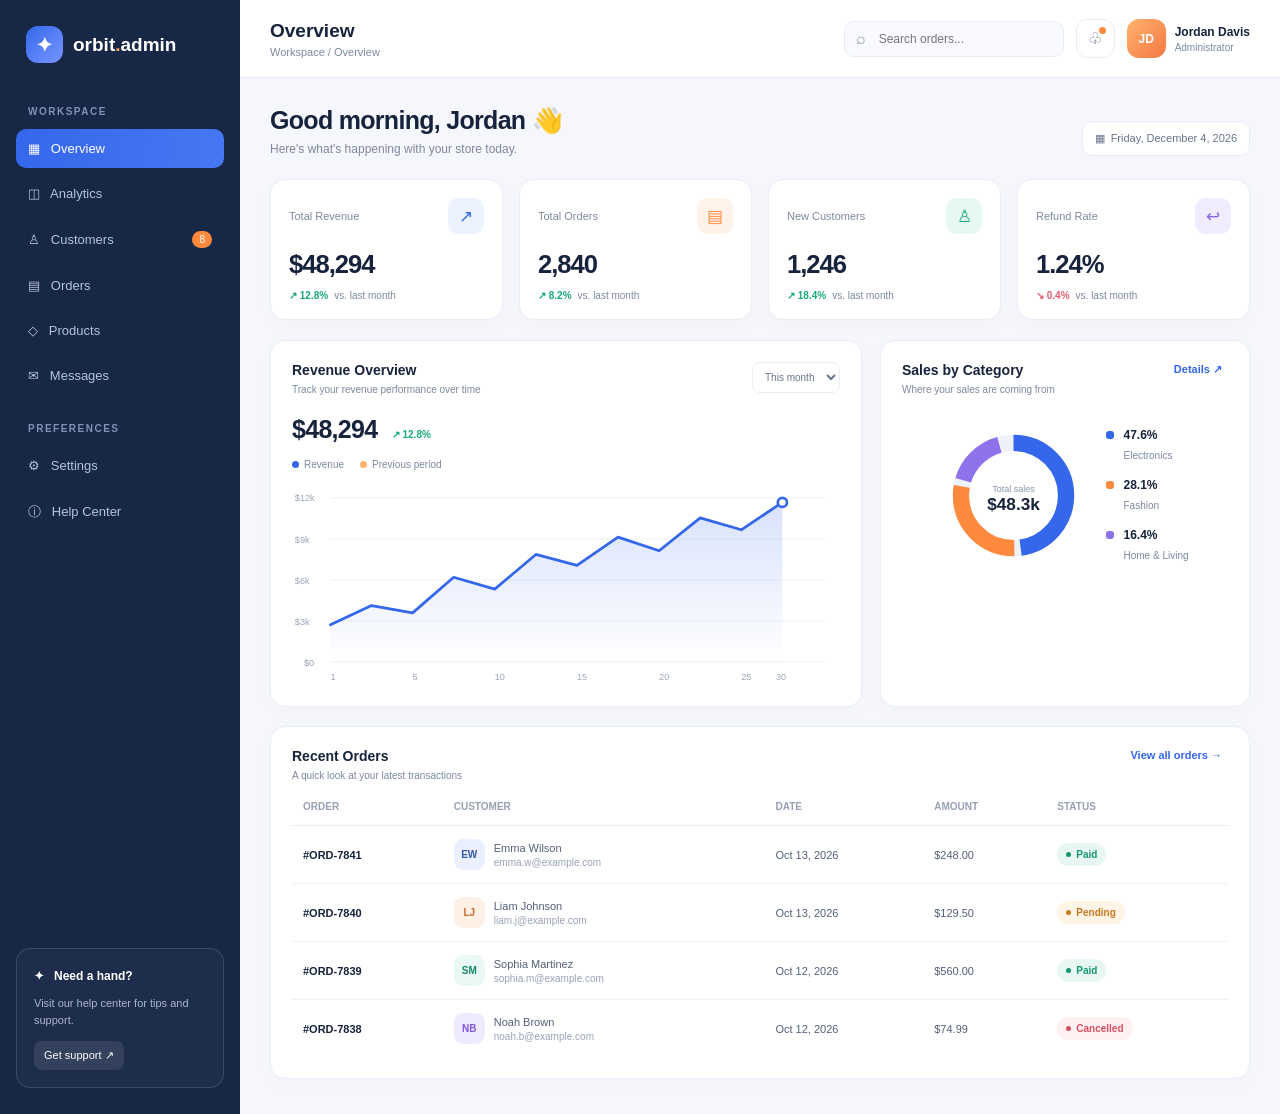
<file: admin-dashboard-cwp2/index.html>
<!doctype html>
<html lang="en">
  <head>
    <meta charset="UTF-8" />
    <meta name="viewport" content="width=device-width, initial-scale=1" />
    <title>Orbit Admin Dashboard</title>
    <style>
      :root {
        --blue: #3467eb;
        --orange: #ff8a3d;
        --ink: #17233c;
        --muted: #7d889f;
        --line: #e9edf5;
        --page: #f5f7fc;
        --green: #18a879;
        --sidebar: #172746;
      }
      * {
        box-sizing: border-box;
      }
      body {
        margin: 0;
        background: var(--page);
        color: var(--ink);
        font-family: Inter, Arial, sans-serif;
      }
      button,
      input,
      select {
        font: inherit;
      }
      button {
        cursor: pointer;
      }
      .app {
        min-height: 100vh;
        display: grid;
        grid-template-columns: 240px minmax(0, 1fr);
      }
      .sidebar {
        background: var(--sidebar);
        color: #fff;
        padding: 26px 16px;
        display: flex;
        flex-direction: column;
        min-height: 100vh;
      }
      .brand {
        display: flex;
        align-items: center;
        gap: 10px;
        padding: 0 10px 35px;
        font-size: 19px;
        font-weight: 800;
      }
      .mark {
        width: 37px;
        height: 37px;
        display: grid;
        place-items: center;
        border-radius: 12px;
        background: linear-gradient(135deg, var(--blue), #7896ff);
        font-size: 20px;
      }
      .nav-label {
        padding: 0 12px;
        color: #8292b2;
        font-size: 10px;
        font-weight: 800;
        letter-spacing: 1.5px;
        margin: 8px 0 12px;
      }
      .nav {
        display: grid;
        gap: 6px;
      }
      .nav button {
        border: 0;
        background: transparent;
        color: #b7c3db;
        padding: 12px;
        border-radius: 10px;
        text-align: left;
        display: flex;
        gap: 12px;
        align-items: center;
        font-size: 13px;
      }
      .nav button:hover {
        background: #ffffff10;
        color: #fff;
      }
      .nav button.active {
        background: linear-gradient(100deg, #3467eb, #4777f3);
        color: #fff;
      }
      .count {
        margin-left: auto;
        background: var(--orange);
        color: white;
        border-radius: 20px;
        padding: 3px 7px;
        font-size: 10px;
      }
      .help {
        margin-top: auto;
        padding: 17px;
        border: 1px solid #ffffff20;
        border-radius: 14px;
        background: #ffffff08;
      }
      .help strong {
        font-size: 12px;
      }
      .help p {
        font-size: 11px;
        color: #aab6ce;
        line-height: 1.6;
      }
      .help button {
        border: 0;
        border-radius: 8px;
        background: #ffffff18;
        color: #fff;
        padding: 8px 10px;
        font-size: 11px;
      }
      .main {
        min-width: 0;
      }
      .topbar {
        height: 78px;
        background: white;
        border-bottom: 1px solid var(--line);
        display: flex;
        align-items: center;
        justify-content: space-between;
        padding: 0 30px;
        gap: 15px;
        position: sticky;
        top: 0;
        z-index: 5;
      }
      .top-left {
        display: flex;
        align-items: center;
        gap: 12px;
      }
      .menu-toggle {
        display: none;
      }
      .page-title {
        font-size: 19px;
        font-weight: 800;
      }
      .breadcrumb {
        font-size: 11px;
        color: var(--muted);
        margin-top: 4px;
      }
      .actions {
        display: flex;
        align-items: center;
        gap: 12px;
      }
      .search {
        position: relative;
      }
      .search span {
        position: absolute;
        left: 12px;
        top: 9px;
        color: #8b96aa;
      }
      .search input {
        width: 220px;
        padding: 10px 12px 10px 34px;
        border: 1px solid var(--line);
        border-radius: 10px;
        background: #f8faff;
        outline: none;
        font-size: 12px;
      }
      .icon-btn {
        height: 39px;
        width: 39px;
        border: 1px solid var(--line);
        border-radius: 11px;
        background: white;
        color: #66738b;
        position: relative;
      }
      .dot {
        position: absolute;
        right: 8px;
        top: 7px;
        width: 7px;
        height: 7px;
        border-radius: 50%;
        background: var(--orange);
      }
      .avatar {
        height: 39px;
        width: 39px;
        border-radius: 12px;
        display: grid;
        place-items: center;
        background: linear-gradient(135deg, #ffb36e, #f47742);
        color: white;
        font-weight: 800;
        font-size: 12px;
      }
      .profile {
        display: flex;
        align-items: center;
        gap: 9px;
      }
      .profile strong {
        display: block;
        font-size: 12px;
      }
      .profile small {
        display: block;
        color: var(--muted);
        font-size: 10px;
        margin-top: 3px;
      }
      .content {
        max-width: 1550px;
        margin: auto;
        padding: 28px 30px 35px;
      }
      .welcome {
        display: flex;
        align-items: flex-end;
        justify-content: space-between;
        gap: 15px;
        margin-bottom: 23px;
      }
      .welcome h1 {
        font-size: 25px;
        letter-spacing: -0.7px;
        margin: 0 0 7px;
      }
      .welcome p {
        font-size: 12px;
        color: var(--muted);
        margin: 0;
      }
      .date {
        border: 1px solid var(--line);
        background: white;
        border-radius: 10px;
        padding: 10px 12px;
        font-size: 11px;
        color: #68748b;
        white-space: nowrap;
      }
      .stats {
        display: grid;
        grid-template-columns: repeat(4, minmax(0, 1fr));
        gap: 16px;
        margin-bottom: 20px;
      }
      .stat {
        background: white;
        border: 1px solid var(--line);
        border-radius: 15px;
        padding: 18px;
        min-width: 0;
        box-shadow: 0 5px 18px #233a6505;
      }
      .stat-top {
        display: flex;
        align-items: center;
        justify-content: space-between;
        gap: 8px;
        margin-bottom: 16px;
      }
      .label {
        color: var(--muted);
        font-size: 11px;
      }
      .stat-icon {
        width: 36px;
        height: 36px;
        border-radius: 11px;
        display: grid;
        place-items: center;
        font-size: 17px;
      }
      .blue {
        background: #edf2ff;
        color: var(--blue);
      }
      .orange {
        background: #fff2e8;
        color: var(--orange);
      }
      .green {
        background: #e7f8f1;
        color: var(--green);
      }
      .purple {
        background: #f1ebff;
        color: #8a63e8;
      }
      .value {
        font-size: clamp(21px, 2vw, 28px);
        font-weight: 800;
        letter-spacing: -1px;
        white-space: nowrap;
      }
      .foot {
        display: flex;
        gap: 6px;
        align-items: center;
        color: var(--muted);
        font-size: 10px;
        margin-top: 11px;
      }
      .trend {
        color: var(--green);
        font-weight: 800;
      }
      .down {
        color: #e35d6a;
      }
      .grid {
        display: grid;
        grid-template-columns: minmax(0, 1.6fr) minmax(260px, 1fr);
        gap: 18px;
      }
      .panel {
        background: white;
        border: 1px solid var(--line);
        border-radius: 15px;
        padding: 21px;
        min-width: 0;
        box-shadow: 0 5px 18px #233a6505;
      }
      .panel-head {
        display: flex;
        justify-content: space-between;
        align-items: flex-start;
        gap: 12px;
        margin-bottom: 20px;
      }
      .panel h2 {
        font-size: 14px;
        margin: 0 0 6px;
      }
      .sub {
        font-size: 10px;
        color: var(--muted);
      }
      select {
        border: 1px solid var(--line);
        border-radius: 8px;
        padding: 8px;
        color: #68748b;
        background: white;
        font-size: 10px;
      }
      .revenue {
        font-size: 25px;
        font-weight: 800;
        letter-spacing: -0.7px;
      }
      .revenue span {
        font-size: 10px;
        color: var(--green);
        letter-spacing: 0;
        margin-left: 8px;
      }
      .legend {
        display: flex;
        gap: 16px;
        color: var(--muted);
        font-size: 10px;
        margin: 15px 0 5px;
      }
      .legend i {
        display: inline-block;
        width: 7px;
        height: 7px;
        border-radius: 50%;
        margin-right: 5px;
      }
      .chart {
        height: 210px;
      }
      .chart svg {
        width: 100%;
        height: 100%;
        overflow: visible;
      }
      .gridline {
        stroke: #edf0f6;
        stroke-width: 1;
      }
      .chart-label {
        fill: #9aa4b7;
        font-size: 10px;
      }
      .line {
        fill: none;
        stroke: var(--blue);
        stroke-width: 3;
        stroke-linecap: round;
        stroke-linejoin: round;
      }
      .area {
        fill: url(#fill);
      }
      .point {
        fill: white;
        stroke: var(--blue);
        stroke-width: 3;
      }
      .donut-wrap {
        display: flex;
        align-items: center;
        justify-content: center;
        gap: 20px;
        padding: 8px 0 12px;
      }
      .donut {
        width: 145px;
        height: 145px;
        flex: none;
      }
      .legend-list {
        display: grid;
        gap: 15px;
      }
      .legend-item {
        display: grid;
        grid-template-columns: 9px 1fr;
        gap: 8px;
      }
      .legend-item i {
        width: 8px;
        height: 8px;
        border-radius: 3px;
        margin-top: 3px;
      }
      .legend-item strong {
        font-size: 12px;
        display: block;
        margin-bottom: 3px;
      }
      .legend-item span {
        font-size: 10px;
        color: var(--muted);
      }
      .table-panel {
        margin-top: 19px;
      }
      .view {
        border: 0;
        background: transparent;
        color: var(--blue);
        font-size: 11px;
        font-weight: 800;
      }
      .table-wrap {
        overflow-x: auto;
      }
      table {
        width: 100%;
        border-collapse: collapse;
        min-width: 630px;
        text-align: left;
      }
      th {
        font-size: 10px;
        color: #97a1b4;
        padding: 0 11px 13px;
        border-bottom: 1px solid var(--line);
      }
      td {
        padding: 13px 11px;
        border-bottom: 1px solid #f0f2f7;
        font-size: 11px;
        color: #536079;
      }
      tr:last-child td {
        border-bottom: 0;
      }
      td:first-child {
        font-weight: 700;
        color: var(--ink);
      }
      .customer {
        display: flex;
        align-items: center;
        gap: 9px;
      }
      .customer-avatar {
        width: 31px;
        height: 31px;
        border-radius: 9px;
        background: #eaf0ff;
        color: #3458aa;
        display: grid;
        place-items: center;
        font-size: 10px;
        font-weight: 800;
      }
      .customer small {
        display: block;
        font-size: 10px;
        color: #98a2b6;
        margin-top: 3px;
        font-weight: 400;
      }
      .status {
        display: inline-flex;
        align-items: center;
        gap: 5px;
        padding: 6px 9px;
        border-radius: 20px;
        font-size: 10px;
        font-weight: 700;
      }
      .status:before {
        content: "";
        width: 5px;
        height: 5px;
        border-radius: 50%;
        background: currentColor;
      }
      .paid {
        color: #15966b;
        background: #e8f8f1;
      }
      .pending {
        color: #c67a22;
        background: #fff4e5;
      }
      .cancelled {
        color: #d45061;
        background: #fff0f1;
      }
      .toast {
        position: fixed;
        right: 22px;
        bottom: 22px;
        background: #172746;
        color: white;
        padding: 13px 17px;
        border-radius: 11px;
        font-size: 12px;
        box-shadow: 0 12px 30px #17274635;
        opacity: 0;
        transform: translateY(8px);
        pointer-events: none;
        transition: 0.25s;
        z-index: 20;
      }
      .toast.show {
        opacity: 1;
        transform: translateY(0);
      }
      .overlay {
        display: none;
      }
      @media (max-width: 1120px) {
        .app {
          grid-template-columns: 215px minmax(0, 1fr);
        }
        .stats {
          grid-template-columns: repeat(2, minmax(0, 1fr));
        }
        .content {
          padding: 24px;
        }
        .topbar {
          padding: 0 24px;
        }
        .donut {
          width: 120px;
          height: 120px;
        }
        .donut-wrap {
          gap: 12px;
        }
      }
      @media (max-width: 850px) {
        .app {
          display: block;
        }
        .sidebar {
          position: fixed;
          z-index: 15;
          inset: 0 auto 0 0;
          width: 245px;
          transform: translateX(-100%);
          transition: transform 0.25s;
          min-height: 100dvh;
        }
        .menu-open .sidebar {
          transform: translateX(0);
        }
        .overlay {
          position: fixed;
          inset: 0;
          background: #0f172a70;
          z-index: 14;
        }
        .menu-open .overlay {
          display: block;
        }
        .menu-toggle {
          display: inline-block;
          border: 1px solid var(--line);
          background: white;
          border-radius: 8px;
          padding: 8px 10px;
        }
        .grid {
          grid-template-columns: 1fr;
        }
        .search input {
          width: 190px;
        }
      }
      @media (max-width: 600px) {
        .topbar {
          height: 70px;
          padding: 0 14px;
        }
        .page-title {
          font-size: 16px;
        }
        .search {
          display: none;
        }
        .actions {
          gap: 7px;
        }
        .profile-info {
          display: none;
        }
        .content {
          padding: 21px 14px 28px;
        }
        .welcome {
          align-items: flex-start;
          flex-direction: column;
        }
        .welcome h1 {
          font-size: 22px;
        }
        .stats {
          gap: 10px;
        }
        .stat {
          padding: 13px;
          border-radius: 12px;
        }
        .stat-top {
          align-items: flex-start;
          margin-bottom: 13px;
        }
        .stat-icon {
          width: 31px;
          height: 31px;
        }
        .label {
          font-size: 10px;
        }
        .value {
          font-size: 21px;
        }
        .foot {
          font-size: 9px;
          flex-wrap: wrap;
        }
        .panel {
          padding: 16px;
          border-radius: 12px;
        }
        .chart {
          height: 180px;
        }
        .donut-wrap {
          flex-direction: column;
        }
        .legend-list {
          grid-template-columns: repeat(3, 1fr);
          width: 100%;
          gap: 7px;
        }
        .legend-item {
          gap: 5px;
        }
        .legend-item strong {
          font-size: 10px;
        }
        .legend-item span {
          font-size: 9px;
        }
        .date {
          font-size: 10px;
        }
        .toast {
          left: 14px;
          right: 14px;
          bottom: 14px;
          text-align: center;
        }
      }
    </style>
  </head>
  <body>
    <div class="overlay" id="overlay"></div>
    <div class="app">
      <aside class="sidebar">
        <div class="brand">
          <div class="mark">✦</div>
          <span>orbit<span style="color: #ff9b5e">.</span>admin</span>
        </div>
        <div class="nav-label">WORKSPACE</div>
        <nav class="nav" aria-label="Main navigation">
          <button class="active" data-page="Overview">▦ &nbsp; Overview</button
          ><button data-page="Analytics">◫ &nbsp; Analytics</button
          ><button data-page="Customers">
            ♙ &nbsp; Customers <span class="count">8</span></button
          ><button data-page="Orders">▤ &nbsp; Orders</button
          ><button data-page="Products">◇ &nbsp; Products</button
          ><button data-page="Messages">✉ &nbsp; Messages</button>
        </nav>
        <div class="nav-label" style="margin-top: 28px">PREFERENCES</div>
        <nav class="nav">
          <button data-page="Settings">⚙ &nbsp; Settings</button
          ><button data-page="Help Center">ⓘ &nbsp; Help Center</button>
        </nav>
        <div class="help">
          <strong>✦ &nbsp; Need a hand?</strong>
          <p>Visit our help center for tips and support.</p>
          <button id="helpBtn">Get support ↗</button>
        </div>
      </aside>
      <main class="main">
        <header class="topbar">
          <div class="top-left">
            <button
              class="menu-toggle"
              id="menuToggle"
              aria-label="Open navigation"
            >
              ☰
            </button>
            <div>
              <div class="page-title" id="currentTitle">Overview</div>
              <div class="breadcrumb">
                Workspace / <span id="crumb">Overview</span>
              </div>
            </div>
          </div>
          <div class="actions">
            <label class="search"
              ><span>⌕</span
              ><input
                id="search"
                type="search"
                placeholder="Search orders..." /></label
            ><button
              class="icon-btn"
              id="notifications"
              aria-label="Notifications"
            >
              ♧<i class="dot"></i>
            </button>
            <div class="profile">
              <div class="avatar">JD</div>
              <div class="profile-info">
                <strong>Jordan Davis</strong><small>Administrator</small>
              </div>
            </div>
          </div>
        </header>
        <section class="content">
          <div class="welcome">
            <div>
              <h1>Good morning, Jordan 👋</h1>
              <p>Here's what's happening with your store today.</p>
            </div>
            <div class="date">▦ &nbsp;<span id="today">Today</span></div>
          </div>
          <div class="stats">
            <article class="stat">
              <div class="stat-top">
                <span class="label">Total Revenue</span
                ><span class="stat-icon blue">↗</span>
              </div>
              <div class="value">$48,294</div>
              <div class="foot">
                <span class="trend">↗ 12.8%</span><span>vs. last month</span>
              </div>
            </article>
            <article class="stat">
              <div class="stat-top">
                <span class="label">Total Orders</span
                ><span class="stat-icon orange">▤</span>
              </div>
              <div class="value">2,840</div>
              <div class="foot">
                <span class="trend">↗ 8.2%</span><span>vs. last month</span>
              </div>
            </article>
            <article class="stat">
              <div class="stat-top">
                <span class="label">New Customers</span
                ><span class="stat-icon green">♙</span>
              </div>
              <div class="value">1,246</div>
              <div class="foot">
                <span class="trend">↗ 18.4%</span><span>vs. last month</span>
              </div>
            </article>
            <article class="stat">
              <div class="stat-top">
                <span class="label">Refund Rate</span
                ><span class="stat-icon purple">↩</span>
              </div>
              <div class="value">1.24%</div>
              <div class="foot">
                <span class="trend down">↘ 0.4%</span
                ><span>vs. last month</span>
              </div>
            </article>
          </div>
          <div class="grid">
            <section class="panel">
              <div class="panel-head">
                <div>
                  <h2>Revenue Overview</h2>
                  <div class="sub">
                    Track your revenue performance over time
                  </div>
                </div>
                <select id="period" aria-label="Revenue period">
                  <option value="week">This week</option>
                  <option value="month" selected>This month</option>
                  <option value="year">This year</option>
                </select>
              </div>
              <div class="revenue" id="revenue">
                $48,294 <span>↗ 12.8%</span>
              </div>
              <div class="legend">
                <span><i style="background: #3467eb"></i>Revenue</span
                ><span><i style="background: #ffb36e"></i>Previous period</span>
              </div>
              <div class="chart">
                <svg
                  viewBox="0 0 600 230"
                  role="img"
                  aria-label="Revenue line chart"
                >
                  <defs>
                    <linearGradient id="fill" x1="0" y1="0" x2="0" y2="1">
                      <stop
                        offset="0%"
                        stop-color="#3467eb"
                        stop-opacity=".19"
                      />
                      <stop
                        offset="100%"
                        stop-color="#3467eb"
                        stop-opacity="0"
                      />
                    </linearGradient>
                  </defs>
                  <g>
                    <line class="gridline" x1="42" y1="25" x2="585" y2="25" />
                    <line class="gridline" x1="42" y1="70" x2="585" y2="70" />
                    <line class="gridline" x1="42" y1="115" x2="585" y2="115" />
                    <line class="gridline" x1="42" y1="160" x2="585" y2="160" />
                    <line class="gridline" x1="42" y1="205" x2="585" y2="205" />
                    <text class="chart-label" x="3" y="29">$12k</text>
                    <text class="chart-label" x="3" y="74">$9k</text>
                    <text class="chart-label" x="3" y="119">$6k</text>
                    <text class="chart-label" x="3" y="164">$3k</text>
                    <text class="chart-label" x="13" y="209">$0</text>
                    <path
                      class="area"
                      id="area"
                      d="M42 164 L87 143 L132 151 L177 112 L222 125 L267 87 L312 99 L357 68 L402 83 L447 47 L492 60 L537 30 L537 205 L42 205 Z"
                    />
                    <path
                      class="line"
                      id="line"
                      d="M42 164 L87 143 L132 151 L177 112 L222 125 L267 87 L312 99 L357 68 L402 83 L447 47 L492 60 L537 30"
                    />
                    <circle class="point" cx="537" cy="30" r="5" />
                    <text class="chart-label" x="42" y="225">1</text>
                    <text class="chart-label" x="132" y="225">5</text>
                    <text class="chart-label" x="222" y="225">10</text>
                    <text class="chart-label" x="312" y="225">15</text>
                    <text class="chart-label" x="402" y="225">20</text>
                    <text class="chart-label" x="492" y="225">25</text>
                    <text class="chart-label" x="530" y="225">30</text>
                  </g>
                </svg>
              </div>
            </section>
            <section class="panel">
              <div class="panel-head">
                <div>
                  <h2>Sales by Category</h2>
                  <div class="sub">Where your sales are coming from</div>
                </div>
                <button class="view" id="details">Details ↗</button>
              </div>
              <div class="donut-wrap">
                <svg
                  class="donut"
                  viewBox="0 0 160 160"
                  role="img"
                  aria-label="Sales category donut chart"
                >
                  <circle
                    cx="80"
                    cy="80"
                    r="58"
                    fill="none"
                    stroke="#eef1f7"
                    stroke-width="18"
                  />
                  <circle
                    cx="80"
                    cy="80"
                    r="58"
                    fill="none"
                    stroke="#3467eb"
                    stroke-width="18"
                    stroke-dasharray="174 365"
                    transform="rotate(-90 80 80)"
                  />
                  <circle
                    cx="80"
                    cy="80"
                    r="58"
                    fill="none"
                    stroke="#ff8a3d"
                    stroke-width="18"
                    stroke-dasharray="102 365"
                    stroke-dashoffset="-181"
                    transform="rotate(-90 80 80)"
                  />
                  <circle
                    cx="80"
                    cy="80"
                    r="58"
                    fill="none"
                    stroke="#8d72ec"
                    stroke-width="18"
                    stroke-dasharray="58 365"
                    stroke-dashoffset="-290"
                    transform="rotate(-90 80 80)"
                  />
                  <text
                    x="80"
                    y="76"
                    text-anchor="middle"
                    font-size="10"
                    fill="#8b96aa"
                  >
                    Total sales
                  </text>
                  <text
                    x="80"
                    y="96"
                    text-anchor="middle"
                    font-size="19"
                    font-weight="800"
                    fill="#17233c"
                  >
                    $48.3k
                  </text>
                </svg>
                <div class="legend-list">
                  <div class="legend-item">
                    <i style="background: #3467eb"></i>
                    <div><strong>47.6%</strong><span>Electronics</span></div>
                  </div>
                  <div class="legend-item">
                    <i style="background: #ff8a3d"></i>
                    <div><strong>28.1%</strong><span>Fashion</span></div>
                  </div>
                  <div class="legend-item">
                    <i style="background: #8d72ec"></i>
                    <div><strong>16.4%</strong><span>Home & Living</span></div>
                  </div>
                </div>
              </div>
            </section>
          </div>
          <section class="panel table-panel">
            <div class="panel-head">
              <div>
                <h2>Recent Orders</h2>
                <div class="sub">A quick look at your latest transactions</div>
              </div>
              <button class="view" id="viewAll">View all orders →</button>
            </div>
            <div class="table-wrap">
              <table id="orders">
                <thead>
                  <tr>
                    <th>ORDER</th>
                    <th>CUSTOMER</th>
                    <th>DATE</th>
                    <th>AMOUNT</th>
                    <th>STATUS</th>
                  </tr>
                </thead>
                <tbody>
                  <tr>
                    <td>#ORD-7841</td>
                    <td>
                      <div class="customer">
                        <div class="customer-avatar">EW</div>
                        <div>Emma Wilson<small>emma.w@example.com</small></div>
                      </div>
                    </td>
                    <td>Oct 13, 2026</td>
                    <td>$248.00</td>
                    <td><span class="status paid">Paid</span></td>
                  </tr>
                  <tr>
                    <td>#ORD-7840</td>
                    <td>
                      <div class="customer">
                        <div
                          class="customer-avatar"
                          style="background: #fff0e5; color: #c86b2e"
                        >
                          LJ
                        </div>
                        <div>Liam Johnson<small>liam.j@example.com</small></div>
                      </div>
                    </td>
                    <td>Oct 13, 2026</td>
                    <td>$129.50</td>
                    <td><span class="status pending">Pending</span></td>
                  </tr>
                  <tr>
                    <td>#ORD-7839</td>
                    <td>
                      <div class="customer">
                        <div
                          class="customer-avatar"
                          style="background: #e9f8f1; color: #168a63"
                        >
                          SM
                        </div>
                        <div>
                          Sophia Martinez<small>sophia.m@example.com</small>
                        </div>
                      </div>
                    </td>
                    <td>Oct 12, 2026</td>
                    <td>$560.00</td>
                    <td><span class="status paid">Paid</span></td>
                  </tr>
                  <tr>
                    <td>#ORD-7838</td>
                    <td>
                      <div class="customer">
                        <div
                          class="customer-avatar"
                          style="background: #f0eaff; color: #8058d8"
                        >
                          NB
                        </div>
                        <div>Noah Brown<small>noah.b@example.com</small></div>
                      </div>
                    </td>
                    <td>Oct 12, 2026</td>
                    <td>$74.99</td>
                    <td><span class="status cancelled">Cancelled</span></td>
                  </tr>
                </tbody>
              </table>
            </div>
          </section>
        </section>
      </main>
    </div>
    <div class="toast" id="toast" role="status" aria-live="polite"></div>
    <script>
      const toast = document.getElementById("toast");
      let toastTimer;
      function notify(text) {
        toast.textContent = text;
        toast.classList.add("show");
        clearTimeout(toastTimer);
        toastTimer = setTimeout(() => toast.classList.remove("show"), 2500);
      }
      document.querySelectorAll(".nav button").forEach((btn) =>
        btn.addEventListener("click", () => {
          document
            .querySelectorAll(".nav button")
            .forEach((b) => b.classList.remove("active"));
          btn.classList.add("active");
          document.getElementById("currentTitle").textContent =
            btn.dataset.page;
          document.getElementById("crumb").textContent = btn.dataset.page;
          if (btn.dataset.page !== "Overview")
            notify(btn.dataset.page + " selected — demo navigation");
          document.body.classList.remove("menu-open");
        }),
      );
      document
        .getElementById("menuToggle")
        .addEventListener("click", () =>
          document.body.classList.toggle("menu-open"),
        );
      document
        .getElementById("overlay")
        .addEventListener("click", () =>
          document.body.classList.remove("menu-open"),
        );
      document
        .getElementById("notifications")
        .addEventListener("click", () => notify("You're all caught up!"));
      document
        .getElementById("helpBtn")
        .addEventListener("click", () =>
          notify("Help center opened in demo mode."),
        );
      document
        .getElementById("details")
        .addEventListener("click", () =>
          notify("Category report — demo data."),
        );
      document
        .getElementById("viewAll")
        .addEventListener("click", () =>
          notify("Showing the latest 4 demo orders."),
        );
      document.getElementById("search").addEventListener("input", (e) => {
        const q = e.target.value.toLowerCase().trim();
        let n = 0;
        document.querySelectorAll("#orders tbody tr").forEach((r) => {
          const match = r.textContent.toLowerCase().includes(q);
          r.style.display = match ? "" : "none";
          if (match) n++;
        });
        if (q && !n) notify("No matching orders found.");
      });
      const data = {
        week: {
          total: "$11,840",
          line: "M42 155 L125 115 L208 135 L291 75 L374 95 L457 48 L537 32",
          area: "M42 155 L125 115 L208 135 L291 75 L374 95 L457 48 L537 32 L537 205 L42 205 Z",
        },
        month: {
          total: "$48,294",
          line: "M42 164 L87 143 L132 151 L177 112 L222 125 L267 87 L312 99 L357 68 L402 83 L447 47 L492 60 L537 30",
          area: "M42 164 L87 143 L132 151 L177 112 L222 125 L267 87 L312 99 L357 68 L402 83 L447 47 L492 60 L537 30 L537 205 L42 205 Z",
        },
        year: {
          total: "$524,680",
          line: "M42 174 L87 159 L132 141 L177 150 L222 105 L267 117 L312 85 L357 91 L402 60 L447 70 L492 43 L537 25",
          area: "M42 174 L87 159 L132 141 L177 150 L222 105 L267 117 L312 85 L357 91 L402 60 L447 70 L492 43 L537 25 L537 205 L42 205 Z",
        },
      };
      document.getElementById("period").addEventListener("change", (e) => {
        const d = data[e.target.value];
        document.getElementById("revenue").innerHTML =
          d.total + " <span>↗ 12.8%</span>";
        document.getElementById("line").setAttribute("d", d.line);
        document.getElementById("area").setAttribute("d", d.area);
      });
      document.getElementById("today").textContent =
        new Date().toLocaleDateString("en-US", {
          weekday: "long",
          month: "long",
          day: "numeric",
          year: "numeric",
        });
    </script>
  </body>
</html>
</file>
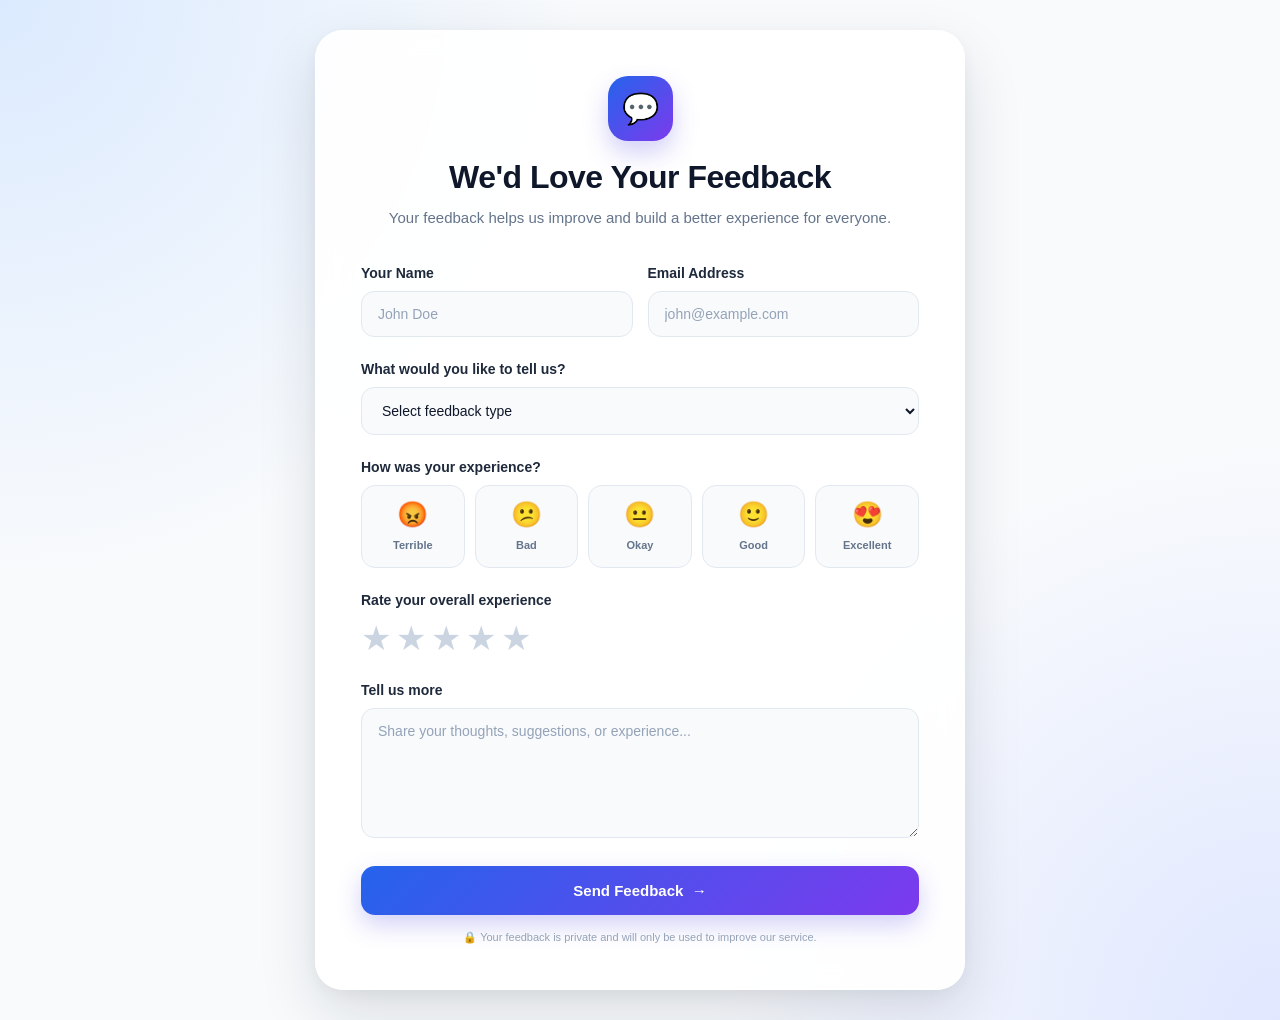
<file: feedback-form-cwp1/index.html>
<!doctype html>
<html lang="en">
  <head>
    <meta charset="UTF-8" />
    <meta name="viewport" content="width=device-width, initial-scale=1.0" />
    <link rel="stylesheet" href="style.css" />
    <title>Feedback Form</title>
  </head>
  <body>
    <div class="feedback-card">
      <!-- Header -->
      <div class="header">
        <div class="icon">💬</div>

        <h1>We'd Love Your Feedback</h1>

        <p>
          Your feedback helps us improve and build a better experience for
          everyone.
        </p>
      </div>

      <form>
        <!-- Name & Email -->
        <div class="form-group">
          <div class="input-row">
            <div>
              <label class="title" for="name"> Your Name </label>

              <input type="text" id="name" placeholder="John Doe" />
            </div>

            <div>
              <label class="title" for="email"> Email Address </label>

              <input type="email" id="email" placeholder="john@example.com" />
            </div>
          </div>
        </div>

        <!-- Feedback Type -->
        <div class="form-group">
          <label class="title" for="type">
            What would you like to tell us?
          </label>

          <select id="type">
            <option value="">Select feedback type</option>

            <option>💡 Suggestion</option>

            <option>🐛 Bug Report</option>

            <option>❤️ Compliment</option>

            <option>⚠️ Complaint</option>

            <option>💬 Other</option>
          </select>
        </div>

        <!-- Experience -->
        <div class="form-group">
          <label class="title"> How was your experience? </label>

          <div class="experience">
            <input type="radio" name="experience" id="terrible" />

            <label for="terrible">
              <span class="emoji">😡</span>
              <span>Terrible</span>
            </label>

            <input type="radio" name="experience" id="bad" />

            <label for="bad">
              <span class="emoji">😕</span>
              <span>Bad</span>
            </label>

            <input type="radio" name="experience" id="okay" />

            <label for="okay">
              <span class="emoji">😐</span>
              <span>Okay</span>
            </label>

            <input type="radio" name="experience" id="good" />

            <label for="good">
              <span class="emoji">🙂</span>
              <span>Good</span>
            </label>

            <input type="radio" name="experience" id="excellent" />

            <label for="excellent">
              <span class="emoji">😍</span>
              <span>Excellent</span>
            </label>
          </div>
        </div>

        <!-- Star Rating -->
        <div class="form-group">
          <label class="title"> Rate your overall experience </label>

          <div class="stars">
            <input type="radio" name="rating" id="star5" />
            <label for="star5">★</label>

            <input type="radio" name="rating" id="star4" />
            <label for="star4">★</label>

            <input type="radio" name="rating" id="star3" />
            <label for="star3">★</label>

            <input type="radio" name="rating" id="star2" />
            <label for="star2">★</label>

            <input type="radio" name="rating" id="star1" />
            <label for="star1">★</label>
          </div>
        </div>

        <!-- Feedback Message -->
        <div class="form-group">
          <label class="title" for="message"> Tell us more </label>

          <textarea
            id="message"
            placeholder="Share your thoughts, suggestions, or experience..."
          ></textarea>
        </div>

        <!-- Submit -->
        <button type="submit" class="submit-btn">Send Feedback&nbsp; →</button>

        <p class="privacy">
          🔒 Your feedback is private and will only be used to improve our
          service.
        </p>
      </form>
    </div>
  </body>
</html>
</file>
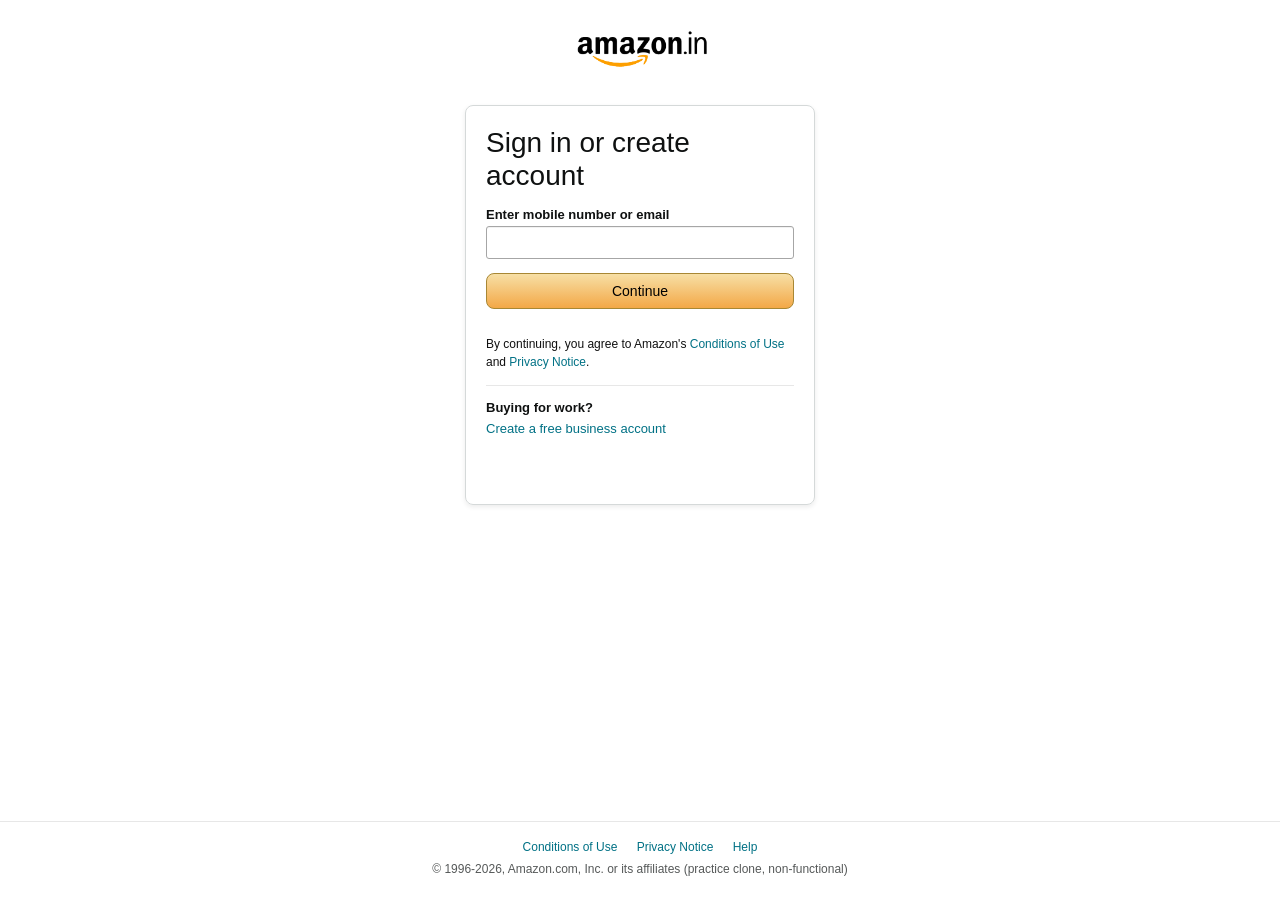
<file: amazon-signin-cwp8/signin.html>
<!doctype html>
<html lang="en">
  <head>
    <meta charset="UTF-8" />
    <meta name="viewport" content="width=device-width, initial-scale=1.0" />
    <title>Amazon Sign-in Page Clone</title>
    <style>
      :root {
        --amazon-yellow: #f3a847;
        --amazon-yellow-hover: #f2a33d;
        --amazon-blue: #007185;
        --border-gray: #d5d9d9;
        --text-gray: #565959;
      }
      * {
        box-sizing: border-box;
      }
      body {
        margin: 0;
        font-family: "Amazon Ember", "Helvetica Neue", Arial, sans-serif;
        background: #fff;
        color: #0f1111;
        display: flex;
        flex-direction: column;
        min-height: 100vh;
      }

      header.top-logo {
        display: flex;
        justify-content: center;
        padding-top: 20px;
      }
      header.top-logo img {
        width: 150px;
      }

      main {
        flex: 1;
        display: flex;
        justify-content: center;
        padding: 28px 10px 40px;
      }

      .signin-card {
        width: 100%;
        max-width: 350px;
        max-height: 400px;
        border: 1px solid var(--border-gray);
        border-radius: 8px;
        padding: 20px 20px 24px;
        box-shadow: 0 2px 5px rgba(15, 17, 17, 0.08);
      }

      .signin-card h1 {
        font-size: 28px;
        font-weight: 400;
        margin: 0 0 14px;
        line-height: 1.2;
      }

      label {
        font-size: 13px;
        font-weight: 700;
        display: block;
        margin-bottom: 4px;
      }

      input[type="text"] {
        width: 100%;
        padding: 7px 8px;
        font-size: 15px;
        border: 1px solid #a6a6a6;
        border-radius: 3px;
        box-shadow: inset 0 1px 0 rgba(0, 0, 0, 0.05);
        margin-bottom: 14px;
      }
      input[type="text"]:focus {
        border-color: #e77600;
        box-shadow: 0 0 3px 2px rgba(228, 121, 17, 0.5);
        outline: none;
      }

      button.continue-btn {
        width: 100%;
        background: linear-gradient(to bottom, #f7dfa5, var(--amazon-yellow));
        border: 1px solid #a88734;
        border-radius: 8px;
        padding: 9px 0;
        font-size: 14px;
        cursor: pointer;
        margin-bottom: 14px;
      }
      button.continue-btn:hover {
        background: linear-gradient(
          to bottom,
          #f5d78e,
          var(--amazon-yellow-hover)
        );
      }

      .legal-text {
        font-size: 12px;
        color: #111;
        line-height: 1.5;
        margin-bottom: 14px;
      }
      .legal-text a {
        color: var(--amazon-blue);
        text-decoration: none;
      }
      .legal-text a:hover {
        color: #c45500;
        text-decoration: underline;
      }

      .divider {
        border: none;
        border-top: 1px solid #e7e7e7;
        margin: 14px 0;
      }

      .business-heading {
        font-size: 13px;
        font-weight: 700;
        margin-bottom: 4px;
      }
      .business-link {
        font-size: 13px;
        color: var(--amazon-blue);
        text-decoration: none;
      }
      .business-link:hover {
        color: #c45500;
        text-decoration: underline;
      }

      footer {
        border-top: 1px solid #e7e7e7;
        text-align: center;
        padding: 18px 10px 24px;
        font-size: 12px;
        color: var(--text-gray);
      }
      footer .footer-links a {
        color: var(--amazon-blue);
        text-decoration: none;
        margin: 0 8px;
      }
      footer .footer-links a:hover {
        text-decoration: underline;
        color: #c45500;
      }
      footer .copyright {
        margin-top: 8px;
      }
    </style>
  </head>
  <body>
    <header id="logo" class="top-logo">
      <img src="amazon-logo.png" alt="Amazon logo" />
    </header>

    <main>
      <div class="signin-card">
        <h1>Sign in or create account</h1>

        <form id="signinForm" autocomplete="off">
          <label for="loginId">Enter mobile number or email</label>
          <input
            type="text"
            id="loginId"
            name="loginId"
            autocapitalize="off"
            autocomplete="off"
          />

          <button type="submit" class="continue-btn">Continue</button>

          <p class="legal-text">
            By continuing, you agree to Amazon's
            <a href="#" onclick="return false;">Conditions of Use</a> and
            <a href="#" onclick="return false;">Privacy Notice</a>.
          </p>
        </form>

        <hr class="divider" />

        <p class="business-heading">Buying for work?</p>
        <a href="#" class="business-link" onclick="return false;"
          >Create a free business account</a
        >
      </div>
    </main>

    <footer>
      <div class="footer-links">
        <a href="#" onclick="return false;">Conditions of Use</a>
        <a href="#" onclick="return false;">Privacy Notice</a>
        <a href="#" onclick="return false;">Help</a>
      </div>
      <div class="copyright">
        &copy; 1996-2026, Amazon.com, Inc. or its affiliates (practice clone,
        non-functional)
      </div>
    </footer>
  </body>
</html>
</file>
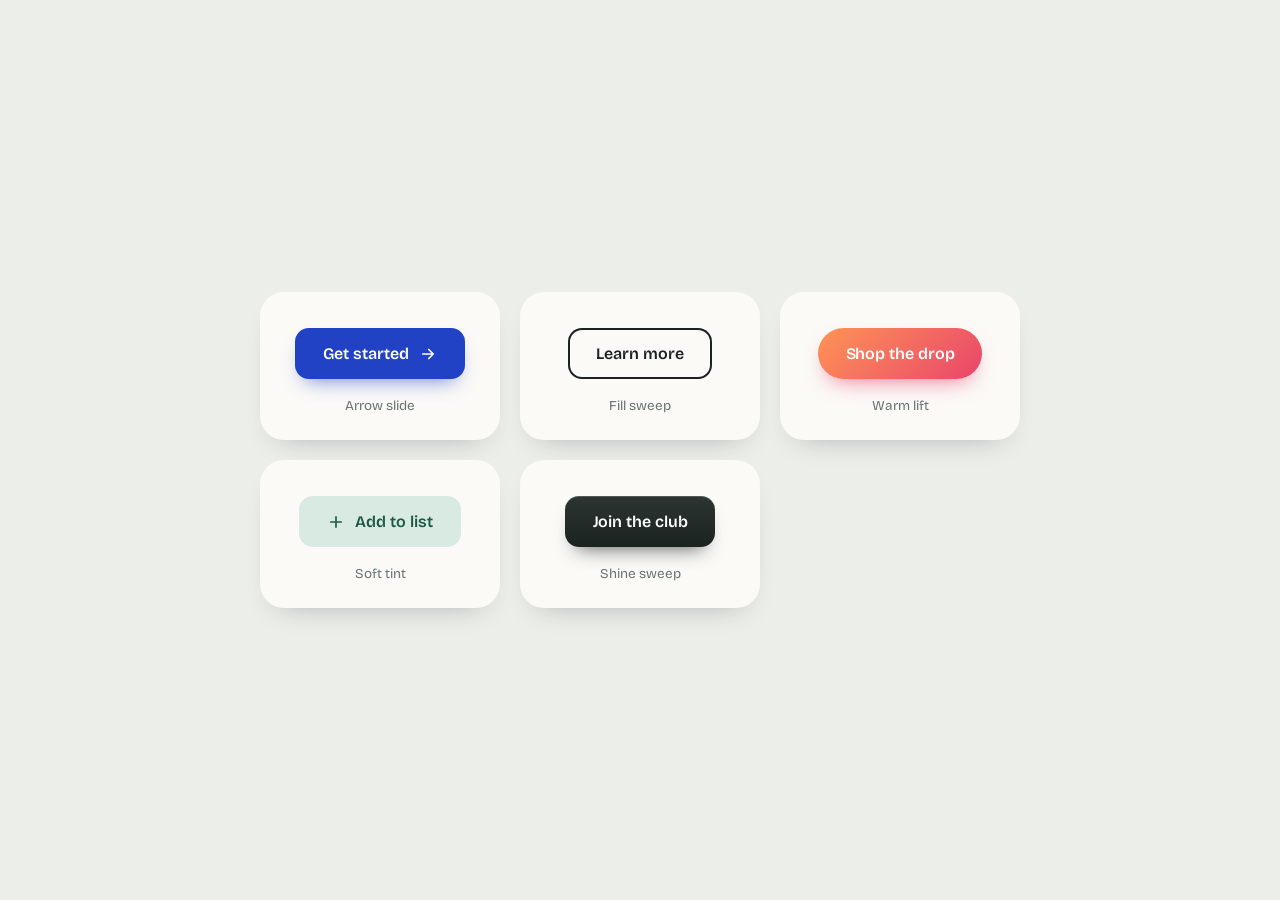
<file: five-buttons1-cwp7/beautiful-buttons.html>
<!DOCTYPE html>
<html lang="en">
<head>
<meta charset="utf-8">
<meta name="viewport" content="width=device-width, initial-scale=1">
<title>Five buttons</title>
<link rel="preconnect" href="https://fonts.googleapis.com">
<link rel="preconnect" href="https://fonts.gstatic.com" crossorigin>
<link href="https://fonts.googleapis.com/css2?family=Bricolage+Grotesque:opsz,wght@12..96,400;12..96,600;12..96,800&display=swap" rel="stylesheet">
<style>
  :root {
    --ink: #1b2320;
    --accent: #2142c4;
    --accent-dark: #17308f;
    --muted: #6a756f;
    --font: "Bricolage Grotesque", "Segoe UI", system-ui, sans-serif;
  }

  * { box-sizing: border-box; margin: 0; }

  body {
    min-height: 100vh;
    display: grid;
    place-items: center;
    padding: 40px 20px;
    background: #eceee9;
    color: var(--ink);
    font-family: var(--font);
  }

  .grid {
    display: grid;
    grid-template-columns: repeat(auto-fit, minmax(210px, 1fr));
    gap: 20px;
    width: min(100%, 760px);
  }

  .cell {
    display: flex;
    flex-direction: column;
    align-items: center;
    gap: 18px;
    padding: 36px 16px 26px;
    border-radius: 24px;
    background: #fbfaf7;
    box-shadow: 0 14px 30px -20px rgba(27, 35, 32, .4);
  }
  .cell p { font-size: 13.5px; color: var(--muted); }

  /* ---------- shared ---------- */
  .btn {
    position: relative;
    display: inline-flex;
    align-items: center;
    justify-content: center;
    gap: 10px;
    padding: 16px 28px;
    border: 0;
    border-radius: 14px;
    font: 600 16px var(--font);
    letter-spacing: -.005em;
    text-decoration: none;
    cursor: pointer;
    transition: transform .2s, box-shadow .3s, background-color .25s, color .25s;
  }
  .btn:active { transform: scale(.97); }
  .btn:focus-visible { outline: 3px solid var(--accent); outline-offset: 4px; }
  .btn svg { flex: none; transition: transform .3s; }

  /* 1. arrow slide */
  .arrow {
    background: var(--accent);
    color: #fff;
    box-shadow: 0 10px 20px -10px rgba(33, 66, 196, .7);
  }
  .arrow:hover {
    background: var(--accent-dark);
    box-shadow: 0 14px 26px -10px rgba(33, 66, 196, .85);
  }
  .arrow:hover svg { transform: translateX(5px); }

  /* 2. fill sweep */
  .sweep {
    overflow: hidden;
    isolation: isolate;
    background: transparent;
    color: var(--ink);
    box-shadow: inset 0 0 0 2px var(--ink);
  }
  .sweep::before {
    content: "";
    position: absolute;
    inset: 0;
    z-index: -1;
    background: var(--ink);
    transform: translateX(-101%);
    transition: transform .4s cubic-bezier(.7, 0, .2, 1);
  }
  .sweep:hover { color: #fff; }
  .sweep:hover::before { transform: translateX(0); }

  /* 3. warm gradient lift */
  .glow {
    border-radius: 99px;
    background: linear-gradient(135deg, #ff9456, #e8456b);
    color: #fff;
    box-shadow: 0 10px 22px -10px rgba(232, 69, 107, .8);
  }
  .glow:hover {
    transform: translateY(-4px);
    box-shadow: 0 20px 30px -12px rgba(232, 69, 107, .85), 0 0 0 6px rgba(232, 69, 107, .12);
  }
  .glow:active { transform: translateY(-1px) scale(.98); }

  /* 4. soft tint */
  .soft {
    background: #d9eae2;
    color: #1c5a48;
  }
  .soft:hover { background: #1c5a48; color: #fff; }
  .soft:hover svg { transform: rotate(90deg); }

  /* 5. shine sweep */
  .shine {
    overflow: hidden;
    background: linear-gradient(180deg, #2b3532, var(--ink));
    color: #fff;
    box-shadow: inset 0 1px 0 rgba(255,255,255,.18), 0 12px 20px -12px rgba(27, 35, 32, .8);
  }
  .shine::after {
    content: "";
    position: absolute;
    top: 0; bottom: 0;
    left: -60%;
    width: 40%;
    background: linear-gradient(100deg, transparent, rgba(255,255,255,.35), transparent);
    transform: skewX(-20deg);
  }
  .shine:hover::after {
    left: 130%;
    transition: left .7s ease;
  }
  .shine:hover { transform: translateY(-2px); }
  .shine:active { transform: scale(.97); }

  @media (prefers-reduced-motion: reduce) {
    * { transition: none !important; }
  }
</style>
</head>
<body>

<main class="grid">

  <div class="cell">
    <button class="btn arrow" type="button">
      Get started
      <svg width="18" height="18" viewBox="0 0 24 24" fill="none" stroke="currentColor" stroke-width="2.2" stroke-linecap="round" stroke-linejoin="round" aria-hidden="true"><path d="M5 12h14M13 6l6 6-6 6"/></svg>
    </button>
    <p>Arrow slide</p>
  </div>

  <div class="cell">
    <button class="btn sweep" type="button">Learn more</button>
    <p>Fill sweep</p>
  </div>

  <div class="cell">
    <button class="btn glow" type="button">Shop the drop</button>
    <p>Warm lift</p>
  </div>

  <div class="cell">
    <button class="btn soft" type="button">
      <svg width="18" height="18" viewBox="0 0 24 24" fill="none" stroke="currentColor" stroke-width="2.2" stroke-linecap="round" aria-hidden="true"><path d="M12 5v14M5 12h14"/></svg>
      Add to list
    </button>
    <p>Soft tint</p>
  </div>

  <div class="cell">
    <button class="btn shine" type="button">Join the club</button>
    <p>Shine sweep</p>
  </div>

</main>

</body>
</html>
</file>
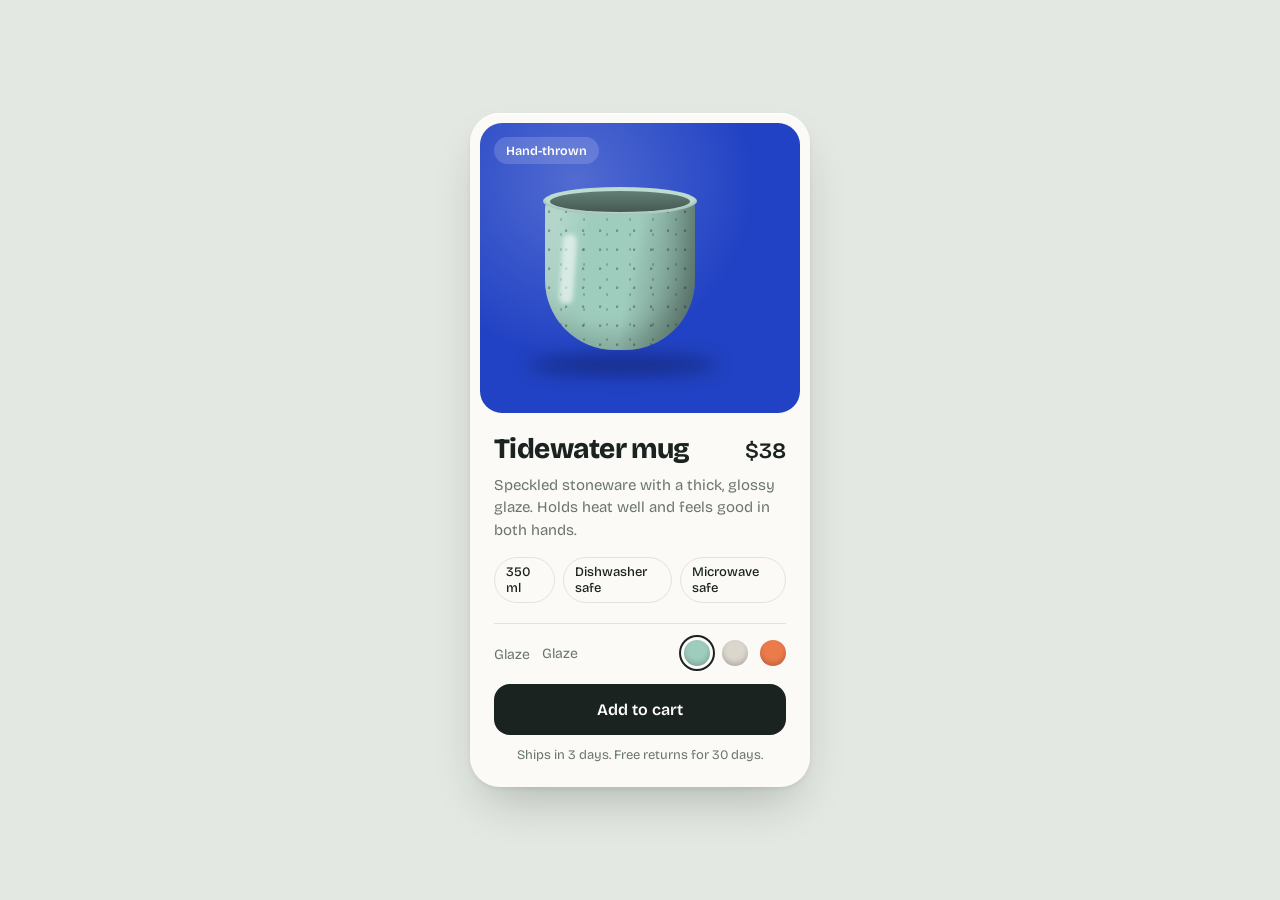
<file: product-card-cwp5/product-card.html>
<!doctype html>
<html lang="en">
  <head>
    <meta charset="utf-8" />
    <meta name="viewport" content="width=device-width, initial-scale=1" />
    <title>Tidewater mug – product card</title>
    <link rel="preconnect" href="https://fonts.googleapis.com" />
    <link rel="preconnect" href="https://fonts.gstatic.com" crossorigin />
    <link
      href="https://fonts.googleapis.com/css2?family=Bricolage+Grotesque:opsz,wght@12..96,400;12..96,600;12..96,800&display=swap"
      rel="stylesheet"
    />
    <style>
      :root {
        --page: #e3e8e2;
        --card: #fbfaf7;
        --ink: #1b2320;
        --muted: #6a756f;
        --line: #e4e2da;
        --font: "Bricolage Grotesque", "Segoe UI", system-ui, sans-serif;

        /* default glaze: sea glass */
        --mug: #9fcdbd;
        --panel: #2142c4;
      }

      * {
        box-sizing: border-box;
        margin: 0;
      }

      body {
        min-height: 100vh;
        display: grid;
        place-items: center;
        padding: 24px;
        background: var(--page);
        color: var(--ink);
        font-family: var(--font);
      }

      /* glaze choice drives the whole card, with no JavaScript */
      .card:has(#g2:checked) {
        --mug: #dcd7cd;
        --panel: #4a2f6e;
      }
      .card:has(#g3:checked) {
        --mug: #ec7b4c;
        --panel: #0f5a4a;
      }

      .card {
        width: min(100%, 340px);
        padding: 10px 10px 24px;
        background: var(--card);
        border-radius: 30px;
        box-shadow:
          0 1px 0 #fff inset,
          0 2px 4px rgba(27, 35, 32, 0.06),
          0 24px 48px -16px rgba(27, 35, 32, 0.28);
      }

      /* ---------- visual ---------- */
      .stage {
        position: relative;
        height: 290px;
        display: grid;
        place-items: center;
        border-radius: 22px;
        background:
          radial-gradient(
            circle at 30% 20%,
            rgba(255, 255, 255, 0.22),
            transparent 55%
          ),
          var(--panel);
        transition: background-color 0.4s;
        overflow: hidden;
      }

      .tag {
        position: absolute;
        top: 14px;
        left: 14px;
        padding: 6px 12px;
        border-radius: 99px;
        background: rgba(255, 255, 255, 0.16);
        color: #fff;
        font-size: 12.5px;
        font-weight: 600;
        backdrop-filter: blur(6px);
      }

      .mug {
        --deep: color-mix(in srgb, var(--mug) 62%, #000);
        --lite: color-mix(in srgb, var(--mug) 70%, #fff);
        position: relative;
        width: 150px;
        height: 150px;
        margin-left: -40px;
        margin-top: 14px;
        transition: --mug 0.4s;
      }

      .mug .body {
        position: absolute;
        inset: 0;
        border-radius: 8px 8px 70px 70px;
        background:
          radial-gradient(
              circle at 24% 62%,
              rgba(0, 0, 0, 0.28) 0 1.2px,
              transparent 1.6px
            )
            0 0 / 17px 19px,
          radial-gradient(
              circle at 70% 30%,
              rgba(0, 0, 0, 0.2) 0 1px,
              transparent 1.4px
            )
            0 0 / 23px 15px,
          linear-gradient(
            100deg,
            var(--lite) 0%,
            var(--mug) 28%,
            var(--mug) 55%,
            var(--deep) 100%
          );
        box-shadow: inset -10px -14px 24px rgba(0, 0, 0, 0.18);
      }

      /* glossy highlight */
      .mug .body::after {
        content: "";
        position: absolute;
        left: 16px;
        top: 34px;
        width: 14px;
        height: 70px;
        border-radius: 99px;
        background: rgba(255, 255, 255, 0.55);
        filter: blur(2px);
        transform: rotate(4deg);
      }

      /* rim and dark coffee-less opening */
      .mug .rim {
        position: absolute;
        left: -2px;
        right: -2px;
        top: -13px;
        height: 28px;
        border-radius: 50%;
        background: var(--lite);
        box-shadow: inset 0 -2px 3px rgba(0, 0, 0, 0.12);
      }
      .mug .rim::after {
        content: "";
        position: absolute;
        inset: 4px 7px 3px;
        border-radius: 50%;
        background: linear-gradient(
          180deg,
          var(--deep),
          color-mix(in srgb, var(--deep) 70%, #000)
        );
      }

      .mug .handle {
        position: absolute;
        right: -46px;
        top: 30px;
        width: 62px;
        height: 78px;
        border: 15px solid var(--mug);
        border-left: 0;
        border-radius: 0 54px 54px 0;
        box-shadow: inset -4px -4px 8px rgba(0, 0, 0, 0.2);
        z-index: -1;
      }

      .floor {
        position: absolute;
        bottom: 38px;
        left: 50%;
        width: 190px;
        height: 20px;
        margin-left: -112px;
        border-radius: 50%;
        background: rgba(0, 0, 0, 0.3);
        filter: blur(9px);
      }

      /* ---------- copy ---------- */
      .info {
        padding: 22px 14px 0;
      }

      .row {
        display: flex;
        align-items: baseline;
        justify-content: space-between;
        gap: 12px;
      }

      h1 {
        font-size: 28px;
        font-weight: 800;
        letter-spacing: -0.02em;
        line-height: 1.05;
      }

      .price {
        font-size: 22px;
        font-weight: 600;
      }

      .blurb {
        margin-top: 10px;
        color: var(--muted);
        font-size: 15px;
        line-height: 1.5;
        max-width: 30ch;
      }

      .facts {
        display: flex;
        gap: 8px;
        margin-top: 16px;
        padding: 0;
        list-style: none;
      }
      .facts li {
        padding: 6px 11px;
        border: 1px solid var(--line);
        border-radius: 99px;
        font-size: 13px;
        font-weight: 500;
      }

      /* ---------- glaze picker ---------- */
      fieldset {
        display: flex;
        align-items: center;
        gap: 12px;
        margin-top: 20px;
        padding: 16px 0 0;
        border: 0;
        border-top: 1px solid var(--line);
      }
      legend {
        display: contents;
      }
      .label {
        font-size: 14px;
        color: var(--muted);
        margin-right: auto;
      }

      .swatch input {
        position: absolute;
        opacity: 0;
        width: 1px;
        height: 1px;
      }
      .swatch span {
        display: block;
        width: 26px;
        height: 26px;
        border-radius: 50%;
        background: var(--c);
        box-shadow: inset 0 -3px 5px rgba(0, 0, 0, 0.18);
        outline: 2px solid transparent;
        outline-offset: 3px;
        cursor: pointer;
        transition: outline-color 0.2s;
      }
      .swatch input:checked + span {
        outline-color: var(--ink);
      }
      .swatch input:focus-visible + span {
        outline-color: var(--panel);
        outline-style: dashed;
      }

      /* ---------- action ---------- */
      .buy {
        display: block;
        width: 100%;
        margin-top: 18px;
        padding: 16px;
        border: 0;
        border-radius: 16px;
        background: var(--ink);
        color: #fff;
        font: 600 16px var(--font);
        text-align: center;
        text-decoration: none;
        transition:
          background-color 0.25s,
          transform 0.15s;
      }
      .buy:hover {
        background: var(--panel);
      }
      .buy:active {
        transform: scale(0.98);
      }
      .buy:focus-visible {
        outline: 3px solid var(--panel);
        outline-offset: 3px;
      }

      .ship {
        margin-top: 12px;
        text-align: center;
        font-size: 13px;
        color: var(--muted);
      }

      @media (prefers-reduced-motion: reduce) {
        * {
          transition: none !important;
        }
      }
    </style>
  </head>
  <body>
    <article class="card">
      <div class="stage">
        <span class="tag">Hand-thrown</span>
        <div class="floor"></div>
        <div class="mug" aria-hidden="true">
          <div class="handle"></div>
          <div class="body"></div>
          <div class="rim"></div>
        </div>
      </div>

      <div class="info">
        <div class="row">
          <h1>Tidewater mug</h1>
          <p class="price">$38</p>
        </div>
        <p class="blurb">
          Speckled stoneware with a thick, glossy glaze. Holds heat well and
          feels good in both hands.
        </p>

        <ul class="facts">
          <li>350 ml</li>
          <li>Dishwasher safe</li>
          <li>Microwave safe</li>
        </ul>

        <fieldset>
          <legend class="label">Glaze</legend>
          <span class="label" aria-hidden="true">Glaze</span>
          <label class="swatch" title="Sea glass">
            <input
              type="radio"
              name="glaze"
              id="g1"
              checked
              aria-label="Sea glass"
            />
            <span style="--c: #9fcdbd"></span>
          </label>
          <label class="swatch" title="Ash">
            <input type="radio" name="glaze" id="g2" aria-label="Ash" />
            <span style="--c: #dcd7cd"></span>
          </label>
          <label class="swatch" title="Persimmon">
            <input type="radio" name="glaze" id="g3" aria-label="Persimmon" />
            <span style="--c: #ec7b4c"></span>
          </label>
        </fieldset>

        <a class="buy" href="#">Add to cart</a>
        <p class="ship">Ships in 3 days. Free returns for 30 days.</p>
      </div>
    </article>
  </body>
</html>
</file>
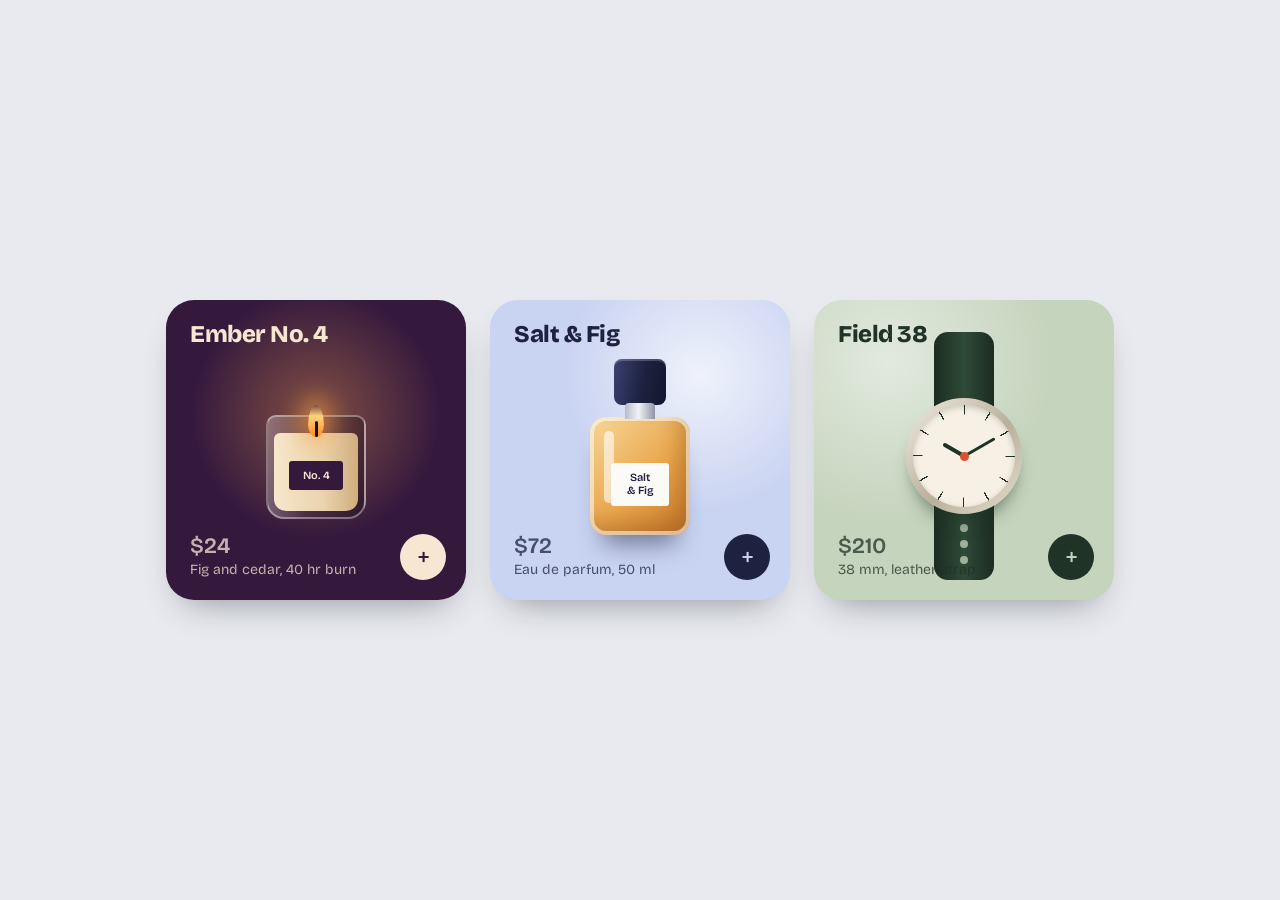
<file: product-card-cwp6/square-product-cards.html>
<!doctype html>
<html lang="en">
  <head>
    <meta charset="utf-8" />
    <meta name="viewport" content="width=device-width, initial-scale=1" />
    <title>Square product cards</title>
    <link rel="preconnect" href="https://fonts.googleapis.com" />
    <link rel="preconnect" href="https://fonts.gstatic.com" crossorigin />
    <link
      href="https://fonts.googleapis.com/css2?family=Bricolage+Grotesque:opsz,wght@12..96,400;12..96,600;12..96,800&display=swap"
      rel="stylesheet"
    />
    <style>
      :root {
        --page: #e8eaef;
        --font: "Bricolage Grotesque", "Segoe UI", system-ui, sans-serif;
      }

      * {
        box-sizing: border-box;
        margin: 0;
      }

      body {
        min-height: 100vh;
        display: grid;
        grid-template-columns: repeat(auto-fit, minmax(0, 300px));
        justify-content: center;
        align-content: center;
        gap: 24px;
        padding: 32px 20px;
        background: var(--page);
        font-family: var(--font);
      }

      /* ---------- shared square card ---------- */
      .card {
        position: relative;
        aspect-ratio: 1 / 1;
        width: 100%;
        overflow: hidden;
        border-radius: 28px;
        background: var(--bg);
        color: var(--fg);
        box-shadow: 0 18px 36px -18px rgba(20, 24, 40, 0.45);
      }

      .name {
        position: absolute;
        top: 22px;
        left: 24px;
        max-width: 12ch;
        font-size: 24px;
        font-weight: 800;
        letter-spacing: -0.02em;
        line-height: 1.05;
      }

      .meta {
        position: absolute;
        left: 24px;
        bottom: 22px;
        font-size: 14px;
        opacity: 0.75;
      }
      .meta b {
        display: block;
        margin-bottom: 2px;
        font-size: 22px;
        font-weight: 600;
        opacity: 1;
        color: var(--fg);
      }

      .add {
        position: absolute;
        right: 20px;
        bottom: 20px;
        width: 46px;
        height: 46px;
        display: grid;
        place-items: center;
        border-radius: 50%;
        background: var(--fg);
        color: var(--bg);
        font-size: 26px;
        font-weight: 400;
        line-height: 1;
        text-decoration: none;
        transition: transform 0.2s;
      }
      .add:hover {
        transform: rotate(90deg);
      }
      .add:focus-visible {
        outline: 3px solid var(--fg);
        outline-offset: 3px;
      }

      .art {
        position: absolute;
        left: 50%;
        top: 52%;
        transform: translate(-50%, -50%);
      }

      /* ---------- 1. candle ---------- */
      .candle {
        --bg: #35193d;
        --fg: #f6e6d2;
        background:
          radial-gradient(
            circle at 50% 38%,
            rgba(255, 170, 80, 0.38),
            transparent 52%
          ),
          var(--bg);
      }
      .jar {
        width: 100px;
        height: 104px;
        margin-top: 22px;
        border: 2px solid rgba(255, 255, 255, 0.38);
        border-radius: 10px 10px 18px 18px;
        background: linear-gradient(
          90deg,
          rgba(255, 255, 255, 0.28),
          rgba(255, 255, 255, 0.04) 40%,
          rgba(0, 0, 0, 0.25)
        );
      }
      .jar::before {
        /* wax */
        content: "";
        position: absolute;
        left: 6px;
        right: 6px;
        bottom: 6px;
        top: 16px;
        border-radius: 6px 6px 12px 12px;
        background: linear-gradient(90deg, #f7e7cc, #ead2ac 60%, #cfae7e);
      }
      .jar::after {
        /* wick */
        content: "";
        position: absolute;
        left: 50%;
        top: 4px;
        width: 3px;
        height: 16px;
        margin-left: -1.5px;
        border-radius: 2px;
        background: #20120f;
      }
      .label {
        position: absolute;
        left: 50%;
        top: 44px;
        z-index: 1;
        width: 54px;
        padding: 8px 0;
        transform: translateX(-50%);
        border-radius: 3px;
        background: #35193d;
        color: #f6e6d2;
        font-size: 11px;
        font-weight: 600;
        text-align: center;
      }
      .flame {
        position: absolute;
        left: 50%;
        top: -12px;
        width: 16px;
        height: 32px;
        margin-left: -8px;
        border-radius: 50% 50% 50% 50% / 62% 62% 38% 38%;
        background: linear-gradient(
          180deg,
          rgba(255, 255, 255, 0) 0%,
          #ffd27a 35%,
          #ff8a2a 100%
        );
        box-shadow: 0 0 22px 8px rgba(255, 160, 60, 0.55);
      }

      /* ---------- 2. perfume ---------- */
      .perfume {
        --bg: #c9d3f2;
        --fg: #1d2240;
        background:
          radial-gradient(
            circle at 70% 25%,
            rgba(255, 255, 255, 0.7),
            transparent 45%
          ),
          var(--bg);
      }
      .bottle {
        width: 100px;
        height: 118px;
        margin-top: 40px;
        border-radius: 16px;
        background: linear-gradient(
          135deg,
          #f8d99a 0%,
          #e9a64c 55%,
          #c9782a 100%
        );
        box-shadow:
          inset 0 0 0 4px rgba(255, 255, 255, 0.55),
          inset -10px -12px 20px rgba(120, 60, 10, 0.3),
          0 22px 24px -14px rgba(29, 34, 64, 0.55);
      }
      .bottle::before {
        /* glass highlight */
        content: "";
        position: absolute;
        left: 14px;
        top: 14px;
        width: 10px;
        height: 72px;
        border-radius: 99px;
        background: rgba(255, 255, 255, 0.6);
      }
      .bottle::after {
        /* neck */
        content: "";
        position: absolute;
        left: 50%;
        top: -14px;
        width: 30px;
        height: 16px;
        margin-left: -15px;
        border-radius: 4px 4px 0 0;
        background: linear-gradient(90deg, #b8bcc8, #f2f3f7 45%, #8f94a6);
      }
      .cap {
        position: absolute;
        left: 50%;
        top: -58px;
        width: 52px;
        height: 46px;
        margin-left: -26px;
        border-radius: 8px;
        background: linear-gradient(100deg, #3a4170, #1d2240 55%, #12162e);
        box-shadow: inset 0 2px 0 rgba(255, 255, 255, 0.2);
      }
      .tag {
        position: absolute;
        left: 50%;
        top: 46px;
        width: 58px;
        padding: 9px 0;
        transform: translateX(-50%);
        border-radius: 3px;
        background: #fbfaf7;
        color: #1d2240;
        font-size: 11px;
        font-weight: 600;
        text-align: center;
        line-height: 1.15;
      }

      /* ---------- 3. watch ---------- */
      .watch {
        --bg: #c5d4bd;
        --fg: #1f3326;
        background:
          radial-gradient(
            circle at 25% 20%,
            rgba(255, 255, 255, 0.5),
            transparent 50%
          ),
          var(--bg);
      }
      .wrist {
        width: 116px;
        height: 116px;
      }
      .strap {
        position: absolute;
        left: 50%;
        width: 60px;
        height: 86px;
        margin-left: -30px;
        background: linear-gradient(90deg, #1b2c21, #2f4a38 50%, #1b2c21);
      }
      .strap.up {
        top: -66px;
        border-radius: 14px 14px 0 0;
      }
      .strap.down {
        bottom: -66px;
        border-radius: 0 0 14px 14px;
      }
      .strap.down::after {
        /* buckle holes */
        content: "";
        position: absolute;
        left: 50%;
        top: 30px;
        width: 8px;
        height: 8px;
        margin-left: -4px;
        border-radius: 50%;
        background: var(--bg);
        box-shadow:
          0 16px 0 var(--bg),
          0 32px 0 var(--bg);
        opacity: 0.75;
      }
      .case {
        position: absolute;
        inset: 0;
        border-radius: 50%;
        background: linear-gradient(135deg, #f1ece0, #b9b09c 55%, #e6dfcf);
        box-shadow: 0 14px 18px -8px rgba(31, 51, 38, 0.6);
      }
      .face {
        position: absolute;
        inset: 7px;
        border-radius: 50%;
        background: #f6f1e4;
        box-shadow: inset 0 2px 6px rgba(0, 0, 0, 0.18);
      }
      .face::before {
        /* hour ticks */
        content: "";
        position: absolute;
        inset: 0;
        border-radius: 50%;
        background: repeating-conic-gradient(
          #1f3326 0 1.6deg,
          transparent 1.6deg 30deg
        );
        -webkit-mask: radial-gradient(circle, transparent 41px, #000 42px);
        mask: radial-gradient(circle, transparent 41px, #000 42px);
      }
      .hand {
        position: absolute;
        left: 50%;
        bottom: 50%;
        border-radius: 3px;
        background: #1f3326;
        transform-origin: 50% 100%;
      }
      .hand.h {
        width: 4px;
        height: 24px;
        margin-left: -2px;
        transform: rotate(-60deg);
      }
      .hand.m {
        width: 3px;
        height: 35px;
        margin-left: -1.5px;
        transform: rotate(60deg);
      }
      .face::after {
        /* centre pin */
        content: "";
        position: absolute;
        left: 50%;
        top: 50%;
        width: 9px;
        height: 9px;
        margin: -4.5px 0 0 -4.5px;
        border-radius: 50%;
        background: #d4552f;
      }
    </style>
  </head>
  <body>
    <article class="card candle">
      <h2 class="name">Ember No. 4</h2>
      <div class="art">
        <div class="jar" style="position: relative">
          <div class="flame"></div>
          <div class="label">No. 4</div>
        </div>
      </div>
      <p class="meta"><b>$24</b>Fig and cedar, 40 hr burn</p>
      <a class="add" href="#" aria-label="Add Ember No. 4 to cart">+</a>
    </article>

    <article class="card perfume">
      <h2 class="name">Salt &amp; Fig</h2>
      <div class="art">
        <div class="bottle" style="position: relative">
          <div class="cap"></div>
          <div class="tag">Salt<br />&amp; Fig</div>
        </div>
      </div>
      <p class="meta"><b>$72</b>Eau de parfum, 50 ml</p>
      <a class="add" href="#" aria-label="Add Salt and Fig to cart">+</a>
    </article>

    <article class="card watch">
      <h2 class="name">Field 38</h2>
      <div class="art">
        <div class="wrist" style="position: relative">
          <div class="strap up"></div>
          <div class="strap down"></div>
          <div class="case">
            <div class="face">
              <div class="hand h"></div>
              <div class="hand m"></div>
            </div>
          </div>
        </div>
      </div>
      <p class="meta"><b>$210</b>38 mm, leather strap</p>
      <a class="add" href="#" aria-label="Add Field 38 to cart">+</a>
    </article>
  </body>
</html>
</file>
<file: feedback-form-cwp1/style.css>
* {
  margin: 0;
  padding: 0;
  box-sizing: border-box;
}

body {
  min-height: 100vh;
  font-family: Arial, Helvetica, sans-serif;
  display: flex;
  justify-content: center;
  align-items: center;
  padding: 30px 15px;
  background:
    radial-gradient(circle at top left, #dbeafe, transparent 35%),
    radial-gradient(circle at bottom right, #e0e7ff, transparent 35%), #f8fafc;
}

/* =========================
       Main Card
    ========================= */

.feedback-card {
  width: 100%;
  max-width: 650px;
  padding: 45px;
  background: rgba(255, 255, 255, 0.9);
  border: 1px solid rgba(255, 255, 255, 0.8);
  border-radius: 28px;
  box-shadow:
    0 25px 60px rgba(15, 23, 42, 0.12),
    0 5px 20px rgba(15, 23, 42, 0.05);
  backdrop-filter: blur(15px);
}

/* =========================
       Header
    ========================= */

.header {
  text-align: center;
  margin-bottom: 35px;
}

.icon {
  width: 65px;
  height: 65px;
  margin: 0 auto 18px;
  border-radius: 20px;
  display: flex;
  align-items: center;
  justify-content: center;
  font-size: 30px;
  background: linear-gradient(135deg, #2563eb, #7c3aed);
  box-shadow: 0 12px 25px rgba(79, 70, 229, 0.25);
}

.header h1 {
  color: #0f172a;
  font-size: 32px;
  margin-bottom: 10px;
  letter-spacing: -0.5px;
}

.header p {
  color: #64748b;
  font-size: 15px;
  line-height: 1.6;
}

/* =========================
       Form
    ========================= */

.form-group {
  margin-bottom: 24px;
}

.form-group label.title {
  display: block;
  color: #1e293b;
  font-size: 14px;
  font-weight: 700;
  margin-bottom: 10px;
}

.input-row {
  display: grid;
  grid-template-columns: 1fr 1fr;
  gap: 15px;
}

input,
select,
textarea {
  width: 100%;
  border: 1px solid #e2e8f0;
  background: #f8fafc;
  border-radius: 13px;
  padding: 14px 16px;
  font-size: 14px;
  font-family: inherit;
  color: #0f172a;
  outline: none;
  transition: all 0.25s ease;
}

input::placeholder,
textarea::placeholder {
  color: #94a3b8;
}

input:hover,
select:hover,
textarea:hover {
  border-color: #cbd5e1;
}

input:focus,
select:focus,
textarea:focus {
  background: #ffffff;
  border-color: #6366f1;
  box-shadow: 0 0 0 4px rgba(99, 102, 241, 0.1);
}

textarea {
  min-height: 130px;
  resize: vertical;
}

/* =========================
       Experience
    ========================= */

.experience {
  display: grid;
  grid-template-columns: repeat(5, 1fr);
  gap: 10px;
}

.experience input {
  display: none;
}

.experience label {
  cursor: pointer;
  text-align: center;
  padding: 14px 5px;
  border: 1px solid #e2e8f0;
  background: #f8fafc;
  border-radius: 14px;
  transition: all 0.25s ease;
}

.experience label:hover {
  transform: translateY(-3px);
  border-color: #a5b4fc;
  background: #eef2ff;
}

.experience .emoji {
  display: block;
  font-size: 25px;
  margin-bottom: 6px;
}

.experience span:last-child {
  color: #64748b;
  font-size: 11px;
  font-weight: 600;
}

.experience input:checked + label {
  background: linear-gradient(135deg, #eef2ff, #e0e7ff);
  border-color: #6366f1;
  box-shadow: 0 5px 15px rgba(99, 102, 241, 0.12);
  transform: translateY(-3px);
}

/* =========================
       Star Rating
    ========================= */

.stars {
  display: flex;
  flex-direction: row-reverse;
  justify-content: flex-end;
  gap: 5px;
}

.stars input {
  display: none;
}

.stars label {
  font-size: 34px;
  color: #cbd5e1;
  cursor: pointer;
  transition: 0.2s ease;
}

.stars label:hover,
.stars label:hover ~ label,
.stars input:checked ~ label {
  color: #f59e0b;
  transform: scale(1.08);
}

/* =========================
       Submit Button
    ========================= */

.submit-btn {
  width: 100%;
  border: none;
  padding: 16px 20px;
  border-radius: 14px;
  color: #ffffff;
  font-size: 15px;
  font-weight: 700;
  cursor: pointer;

  background: linear-gradient(135deg, #2563eb, #7c3aed);

  box-shadow: 0 10px 25px rgba(79, 70, 229, 0.25);

  transition: all 0.25s ease;
}

.submit-btn:hover {
  transform: translateY(-2px);
  box-shadow: 0 15px 30px rgba(79, 70, 229, 0.3);
}

.submit-btn:active {
  transform: translateY(0);
}

/* =========================
       Privacy Text
    ========================= */

.privacy {
  text-align: center;
  margin-top: 16px;
  color: #94a3b8;
  font-size: 11px;
}

/* =========================
       Responsive
    ========================= */

@media (max-width: 600px) {
  .feedback-card {
    padding: 30px 20px;
    border-radius: 22px;
  }

  .header h1 {
    font-size: 27px;
  }

  .input-row {
    grid-template-columns: 1fr;
  }

  .experience {
    gap: 6px;
  }

  .experience label {
    padding: 11px 3px;
  }

  .experience .emoji {
    font-size: 21px;
  }

  .experience span:last-child {
    font-size: 9px;
  }

  .stars label {
    font-size: 30px;
  }
}
</file>
